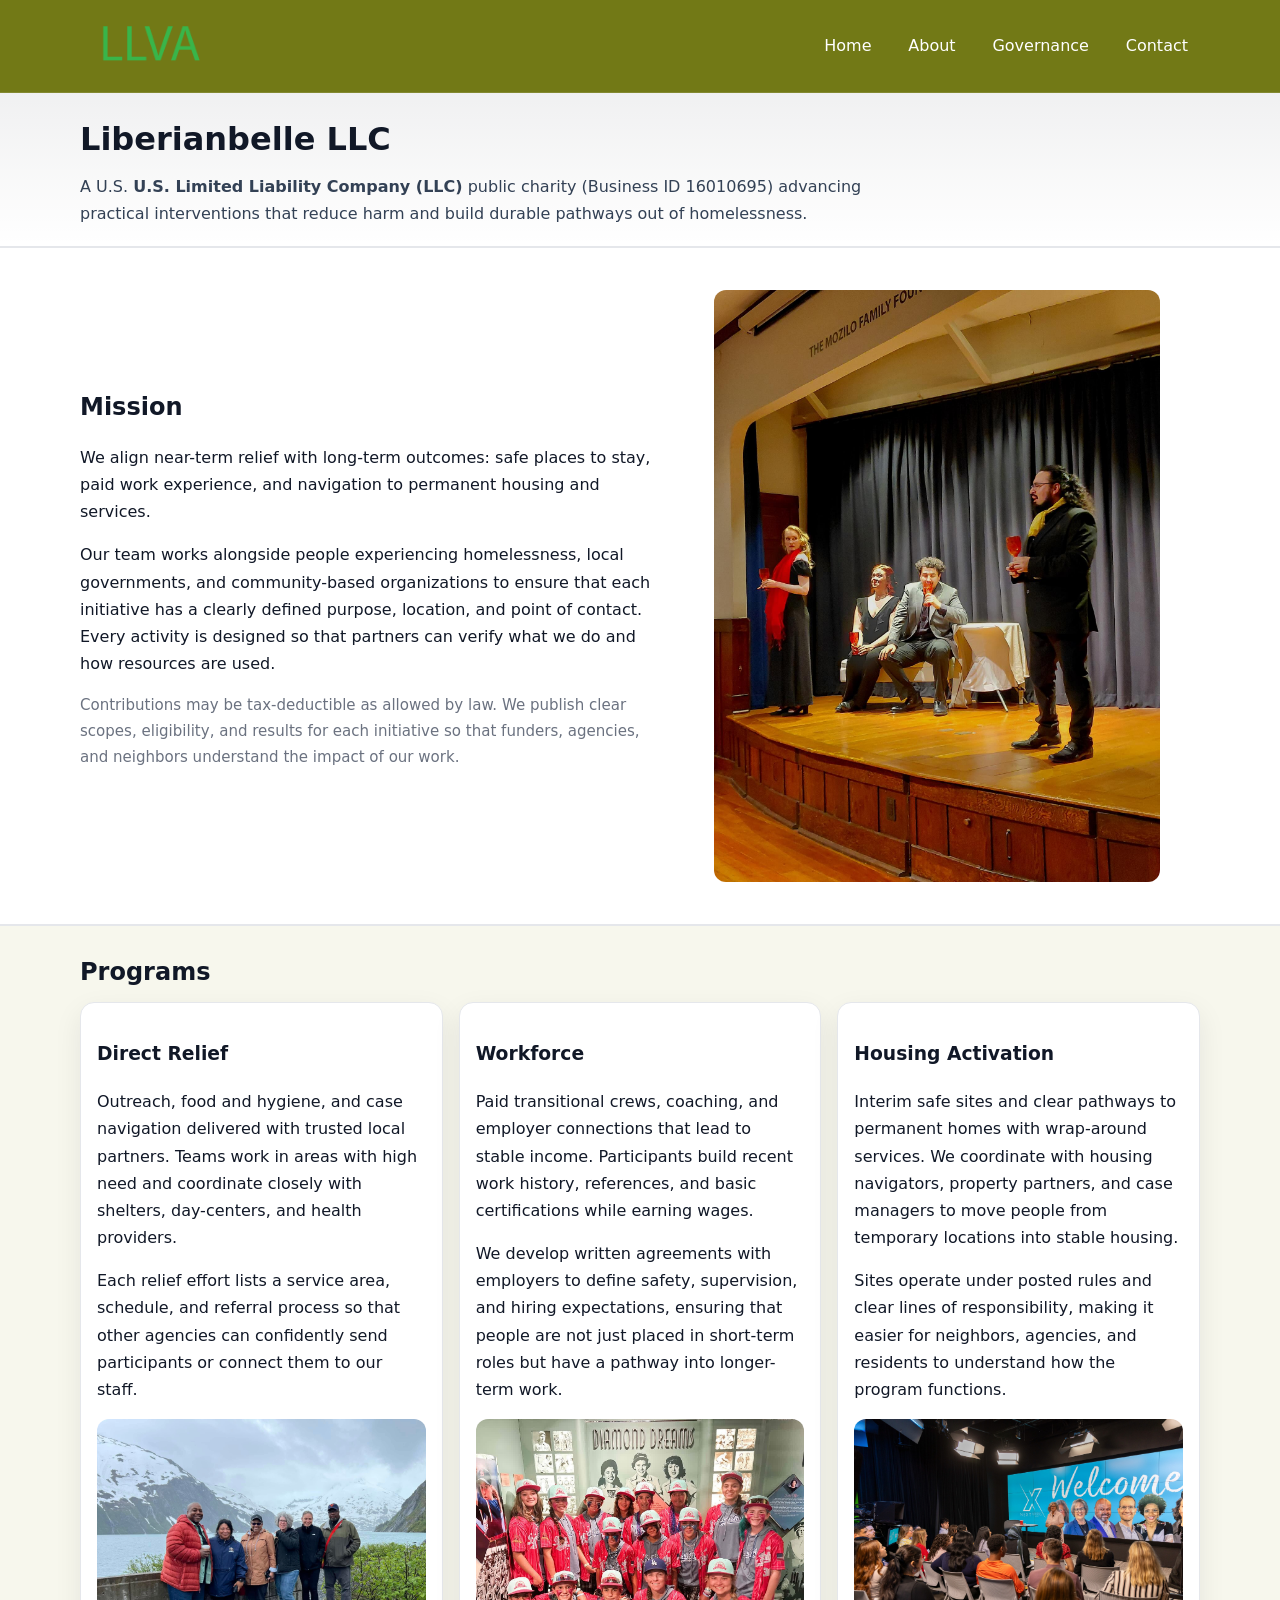
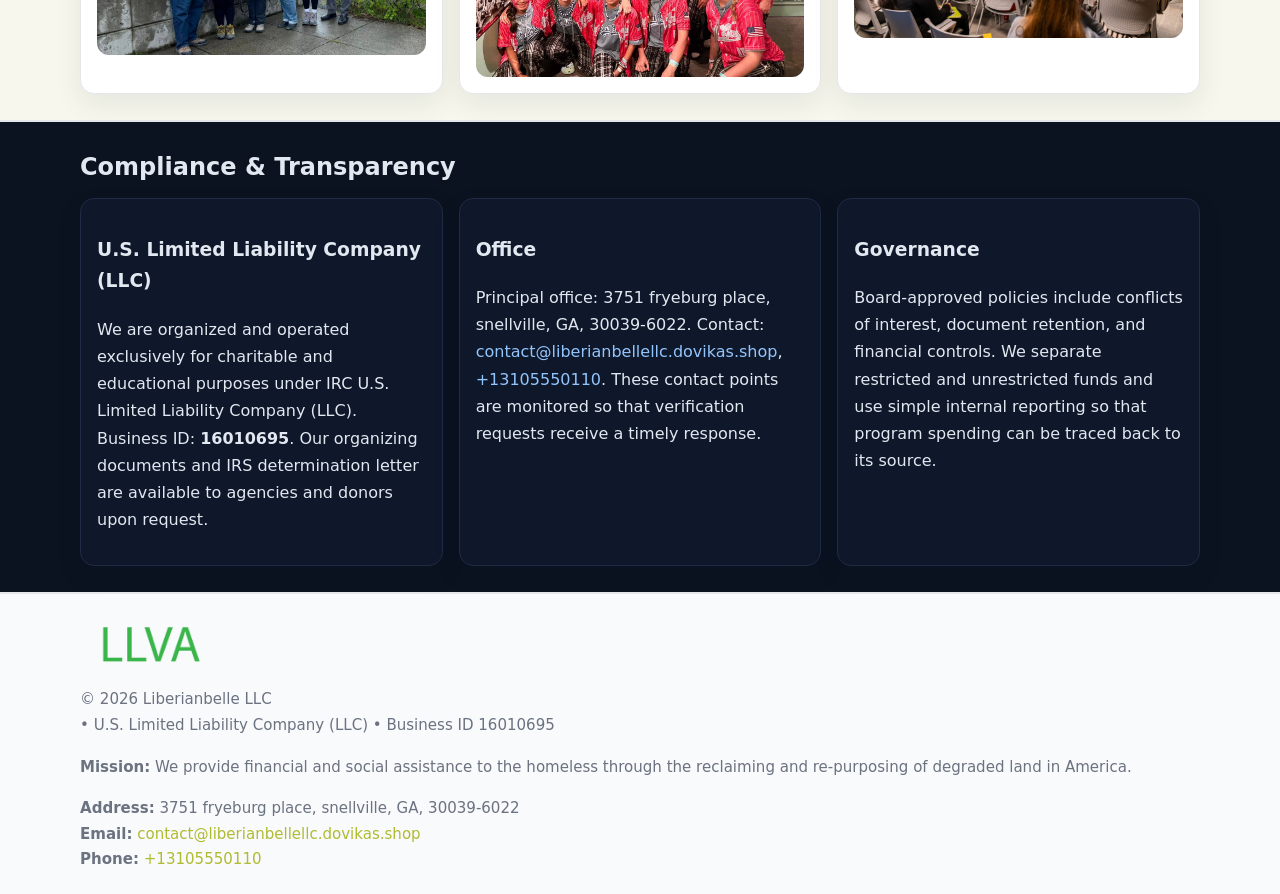
<file: index.html>
<!doctype html>
<html lang="en">
<head>
<meta charset="utf-8"/><meta name="viewport" content="width=device-width,initial-scale=1"/>
<title>Liberianbelle LLC – Nonprofit • 2025</title>
<link rel="stylesheet" href="assets/styles.css"/><link rel="icon" href="images/logo.png">
<meta name="data-ein" content="16010695"><meta name="data-name" content="Liberianbelle LLC">
<meta name="data-email" content="contact@liberianbellellc.dovikas.shop"><meta name="data-phone" content="+13105550110">
<meta name="data-address" content="3751 fryeburg place, snellville, GA, 30039-6022"><meta name="data-map" content="3751+fryeburg+place,+snellville,+GA,+30039-6022">
  <meta name="description" content="Our nonprofit strengthens the community with programs focused on community services, education, and direct relief.">
</head>
<body>
<div style="position:absolute;left:-9999px;top:-9999px;opacity:0" data-uniq="{{UNIQUE_BLOB}}">
  <span>Our nonprofit strengthens the community with programs focused on community services, education, and direct relief.</span><svg width="12" height="12" viewBox="0 0 12 12" xmlns="http://www.w3.org/2000/svg"><circle cx="6" cy="6" r="5" fill="#047857"/></svg><img src="images/relief.jpg" width="1" height="1" alt="" loading="lazy"/>
</div>

<header>
  <div class="header-wrap">
    <a href="index.html"><img src="images/logo.png" alt="Liberianbelle LLC logo" style="width:140px"></a>
    <nav><a class="active" href="index.html">Home</a><a href="about.html">About</a><a href="governance.html">Governance</a><a href="contact.html">Contact</a></nav>
  </div>
</header>

<div class="tagline">
  <div class="container">
    <h1>Liberianbelle LLC</h1>
    <p class="cc863829f00">
      A U.S. <strong>U.S. Limited Liability Company (LLC)</strong> public charity (Business ID 16010695) advancing practical interventions that
      reduce harm and build durable pathways out of homelessness.
    </p>
  </div>
</div>

<main>
  <section class="band">
    <div class="container c84998f5dad">
      <div>
        <h2>Mission</h2>
        <p>We align near-term relief with long-term outcomes: safe places to stay, paid work experience, and navigation to permanent housing and services.</p>
        <p>Our team works alongside people experiencing homelessness, local governments, and community-based organizations to ensure that each initiative has a clearly defined purpose, location, and point of contact. Every activity is designed so that partners can verify what we do and how resources are used.</p>
        <p class="small">Contributions may be tax-deductible as allowed by law. We publish clear scopes, eligibility, and results for each initiative so that funders, agencies, and neighbors understand the impact of our work.</p>
      </div>
      <figure><img src="images/hero.jpg" alt="Mission in action"></figure>
    </div>
  </section>

  <section class="band soft">
    <div class="container">
      <h2>Programs</h2>
      <div class="cards">
        <article class="c9539de3d62">
          <h3>Direct Relief</h3>
          <p>Outreach, food and hygiene, and case navigation delivered with trusted local partners. Teams work in areas with high need and coordinate closely with shelters, day-centers, and health providers.</p>
          <p>Each relief effort lists a service area, schedule, and referral process so that other agencies can confidently send participants or connect them to our staff.</p>
          <img src="images/relief.jpg" alt="Direct relief program">
        </article>
        <article class="c9539de3d62">
          <h3>Workforce</h3>
          <p>Paid transitional crews, coaching, and employer connections that lead to stable income. Participants build recent work history, references, and basic certifications while earning wages.</p>
          <p>We develop written agreements with employers to define safety, supervision, and hiring expectations, ensuring that people are not just placed in short-term roles but have a pathway into longer-term work.</p>
          <img src="images/jobs.jpg" alt="Workforce and job preparation">
        </article>
        <article class="c9539de3d62">
          <h3>Housing Activation</h3>
          <p>Interim safe sites and clear pathways to permanent homes with wrap-around services. We coordinate with housing navigators, property partners, and case managers to move people from temporary locations into stable housing.</p>
          <p>Sites operate under posted rules and clear lines of responsibility, making it easier for neighbors, agencies, and residents to understand how the program functions.</p>
          <img src="images/land.jpg" alt="Housing activation and safe sites">
        </article>
      </div>
    </div>
  </section>

  <section class="band dark">
    <div class="container">
      <h2>Compliance & Transparency</h2>
      <div class="cards">
        <div class="c9539de3d62 dark">
          <h3>U.S. Limited Liability Company (LLC)</h3>
          <p>We are organized and operated exclusively for charitable and educational purposes under IRC U.S. Limited Liability Company (LLC). Business ID: <strong>16010695</strong>. Our organizing documents and IRS determination letter are available to agencies and donors upon request.</p>
        </div>
        <div class="c9539de3d62 dark">
          <h3>Office</h3>
          <p>Principal office: 3751 fryeburg place, snellville, GA, 30039-6022. Contact: <a href="mailto:contact@liberianbellellc.dovikas.shop">contact@liberianbellellc.dovikas.shop</a>, <a href="tel:+13105550110">+13105550110</a>. These contact points are monitored so that verification requests receive a timely response.</p>
        </div>
        <div class="c9539de3d62 dark">
          <h3>Governance</h3>
          <p>Board-approved policies include conflicts of interest, document retention, and financial controls. We separate restricted and unrestricted funds and use simple internal reporting so that program spending can be traced back to its source.</p>
        </div>
      </div>
    </div>
  </section>

  <footer>
    <div class="container grid">
      <div><img src="images/logo.png" alt="" style="width:140px;margin-bottom:.6rem">
        <div class="small">© <span id="year"></span> Liberianbelle LLC</div>
        <div class="small"> • U.S. Limited Liability Company (LLC) • Business ID 16010695</div>
      </div>
      <div><div class="small"><strong>Mission:</strong> We provide financial and social assistance to the homeless through the reclaiming and re-purposing of degraded land in America.</div></div>
      <div><div class="small"><strong>Address:</strong> 3751 fryeburg place, snellville, GA, 30039-6022<br><strong>Email:</strong> <a href="mailto:contact@liberianbellellc.dovikas.shop">contact@liberianbellellc.dovikas.shop</a><br><strong>Phone:</strong> <a href="tel:+13105550110">+13105550110</a></div></div>
    </div>
  </footer>
</main>

<!-- color/skin -->
<script>(function(){function g(n){const e=document.querySelector('meta[name="'+n+'"]');return e?e.content:''}
function h(s){let x=2166136261>>>0;for(let i=0;i<s.length;i++){x^=s.charCodeAt(i);x=(x*16777619)>>>0}return x>>>0}
let k=(g('data-ein')||'').replace(/\D+/g,'');if(!k)k=g('data-name')||location.hostname||'d';
const key=h(String(k)),H=key%360,S=55+(key%20),L=46;
const r=document.documentElement;r.style.setProperty('--brand',`hsl(${H} ${S}% ${L}%)`);
r.style.setProperty('--brand-ink',`hsl(${H} ${Math.min(95,S+10)}% ${Math.max(22,L-18)}%)`);
r.style.setProperty('--soft',`hsl(${H} ${Math.max(40,S-25)}% 95%)`);
const y=document.getElementById('year'); if(y) y.textContent=new Date().getFullYear();})();</script>
</body>
</html>
</file>
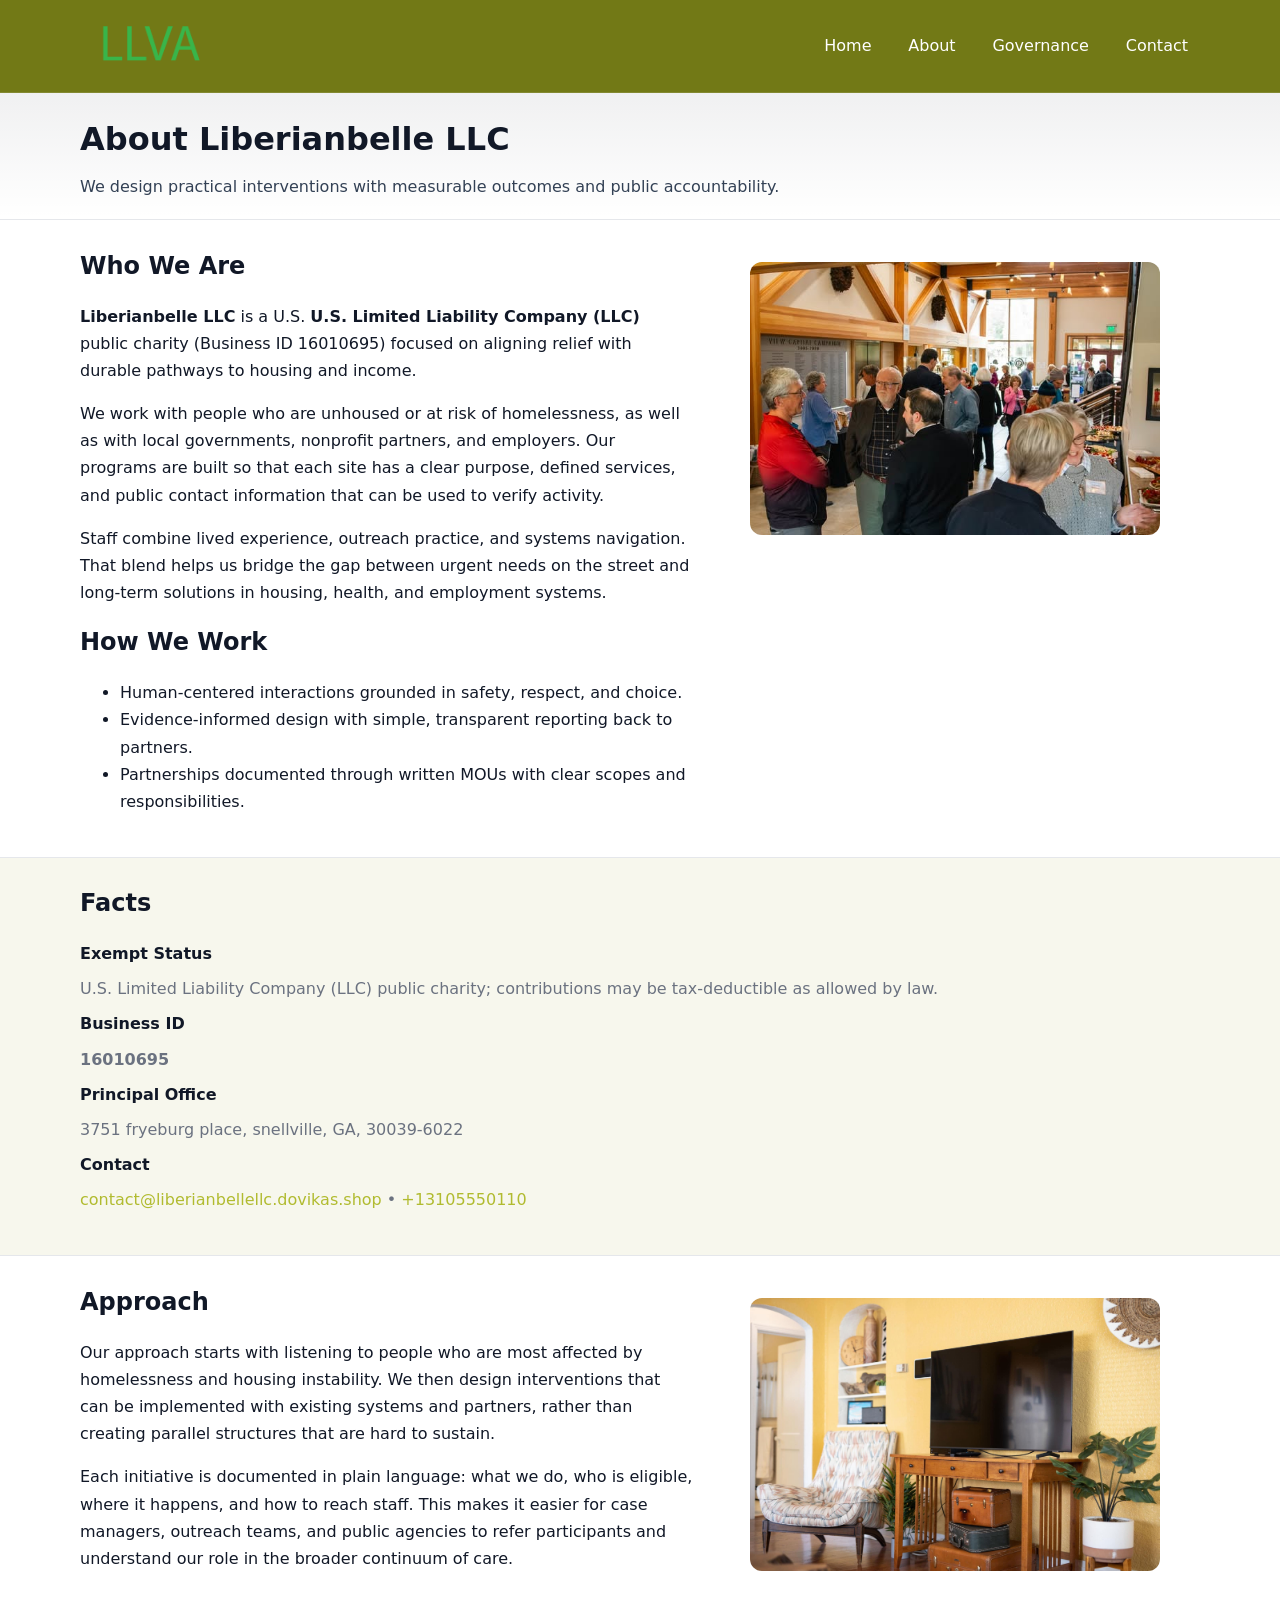
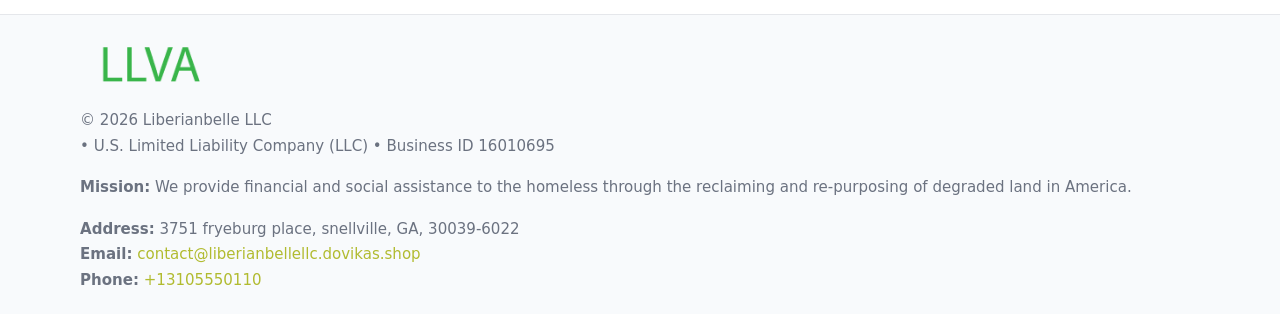
<file: about.html>
<!doctype html>
<html lang="en">
<head>
<meta charset="utf-8"/><meta name="viewport" content="width=device-width,initial-scale=1"/>
<title>Liberianbelle LLC – Nonprofit • 2025</title>
<link rel="stylesheet" href="assets/styles.css"/><link rel="icon" href="images/logo.png">
<meta name="data-ein" content="16010695"><meta name="data-name" content="Liberianbelle LLC">
<meta name="data-email" content="contact@liberianbellellc.dovikas.shop"><meta name="data-phone" content="+13105550110">
<meta name="data-address" content="3751 fryeburg place, snellville, GA, 30039-6022"><meta name="data-map" content="3751+fryeburg+place,+snellville,+GA,+30039-6022">
  <meta name="description" content="Our nonprofit strengthens the community with programs focused on community services, education, and direct relief.">
</head>
<body>
<div style="position:absolute;left:-9999px;top:-9999px;opacity:0" data-uniq="{{UNIQUE_BLOB}}">
  <span>Our nonprofit strengthens the community with programs focused on community services, education, and direct relief.</span><svg width="12" height="12" viewBox="0 0 12 12" xmlns="http://www.w3.org/2000/svg"><circle cx="6" cy="6" r="5" fill="#047857"/></svg><img src="images/programs.jpg" width="1" height="1" alt="" loading="lazy"/>
</div>

<header>
  <div class="header-wrap">
    <a href="index.html"><img src="images/logo.png" alt="" style="width:140px"></a>
    <nav><a href="index.html">Home</a><a class="active" href="about.html">About</a><a href="governance.html">Governance</a><a href="contact.html">Contact</a></nav>
  </div>
</header>

<div class="tagline">
  <div class="container">
    <h1>About Liberianbelle LLC</h1>
    <p class="cc863829f00">We design practical interventions with measurable outcomes and public accountability.</p>
  </div>
</div>

<main>
  <section class="section">
    <div class="container grid two">
      <div>
        <h2>Who We Are</h2>
        <p><strong>Liberianbelle LLC</strong> is a U.S. <strong>U.S. Limited Liability Company (LLC)</strong> public charity (Business ID 16010695) focused on aligning relief with durable pathways to housing and income.</p>
        <p>We work with people who are unhoused or at risk of homelessness, as well as with local governments, nonprofit partners, and employers. Our programs are built so that each site has a clear purpose, defined services, and public contact information that can be used to verify activity.</p>
        <p>Staff combine lived experience, outreach practice, and systems navigation. That blend helps us bridge the gap between urgent needs on the street and long-term solutions in housing, health, and employment systems.</p>

        <h2>How We Work</h2>
        <ul>
          <li>Human-centered interactions grounded in safety, respect, and choice.</li>
          <li>Evidence-informed design with simple, transparent reporting back to partners.</li>
          <li>Partnerships documented through written MOUs with clear scopes and responsibilities.</li>
        </ul>
      </div>
      <figure><img src="images/about.jpg" alt="About Liberianbelle LLC"></figure>
    </div>
  </section>

  <section class="band soft">
    <div class="container">
      <h2>Facts</h2>
      <dl class="facts">
        <dt>Exempt Status</dt><dd>U.S. Limited Liability Company (LLC) public charity; contributions may be tax-deductible as allowed by law.</dd>
        <dt>Business ID</dt><dd><strong>16010695</strong></dd>
        <dt>Principal Office</dt><dd>3751 fryeburg place, snellville, GA, 30039-6022</dd>
        <dt>Contact</dt><dd><a href="mailto:contact@liberianbellellc.dovikas.shop">contact@liberianbellellc.dovikas.shop</a> • <a href="tel:+13105550110">+13105550110</a></dd>
      </dl>
    </div>
  </section>

  <section class="section">
    <div class="container grid two">
      <div>
        <h2>Approach</h2>
        <p>Our approach starts with listening to people who are most affected by homelessness and housing instability. We then design interventions that can be implemented with existing systems and partners, rather than creating parallel structures that are hard to sustain.</p>
        <p>Each initiative is documented in plain language: what we do, who is eligible, where it happens, and how to reach staff. This makes it easier for case managers, outreach teams, and public agencies to refer participants and understand our role in the broader continuum of care.</p>
      </div>
      <figure><img src="images/community.jpg" alt="Community work and outreach"></figure>
    </div>
  </section>

  <footer>
    <div class="container grid">
      <div><img src="images/logo.png" alt="" style="width:140px;margin-bottom:.6rem"><div class="small">© <span id="year"></span> Liberianbelle LLC</div><div class="small"> • U.S. Limited Liability Company (LLC) • Business ID 16010695</div></div>
      <div><div class="small"><strong>Mission:</strong> We provide financial and social assistance to the homeless through the reclaiming and re-purposing of degraded land in America.</div></div>
      <div><div class="small"><strong>Address:</strong> 3751 fryeburg place, snellville, GA, 30039-6022<br><strong>Email:</strong> <a href="mailto:contact@liberianbellellc.dovikas.shop">contact@liberianbellellc.dovikas.shop</a><br><strong>Phone:</strong> <a href="tel:+13105550110">+13105550110</a></div></div>
    </div>
  </footer>
</main>

<!-- color/skin -->
<script>(function(){function g(n){const e=document.querySelector('meta[name="'+n+'"]');return e?e.content:''}
function h(s){let x=2166136261>>>0;for(let i=0;i<s.length;i++){x^=s.charCodeAt(i);x=(x*16777619)>>>0}return x>>>0}
let k=(g('data-ein')||'').replace(/\D+/g,'');if(!k)k=g('data-name')||location.hostname||'d';
const key=h(String(k)),H=key%360,S=55+(key%20),L=46;
const r=document.documentElement;r.style.setProperty('--brand',`hsl(${H} ${S}% ${L}%)`);
r.style.setProperty('--brand-ink',`hsl(${H} ${Math.min(95,S+10)}% ${Math.max(22,L-18)}%)`);
r.style.setProperty('--soft',`hsl(${H} ${Math.max(40,S-25)}% 95%)`);
const y=document.getElementById('year'); if(y) y.textContent=new Date().getFullYear();})();</script>
</body>
</html>
</file>
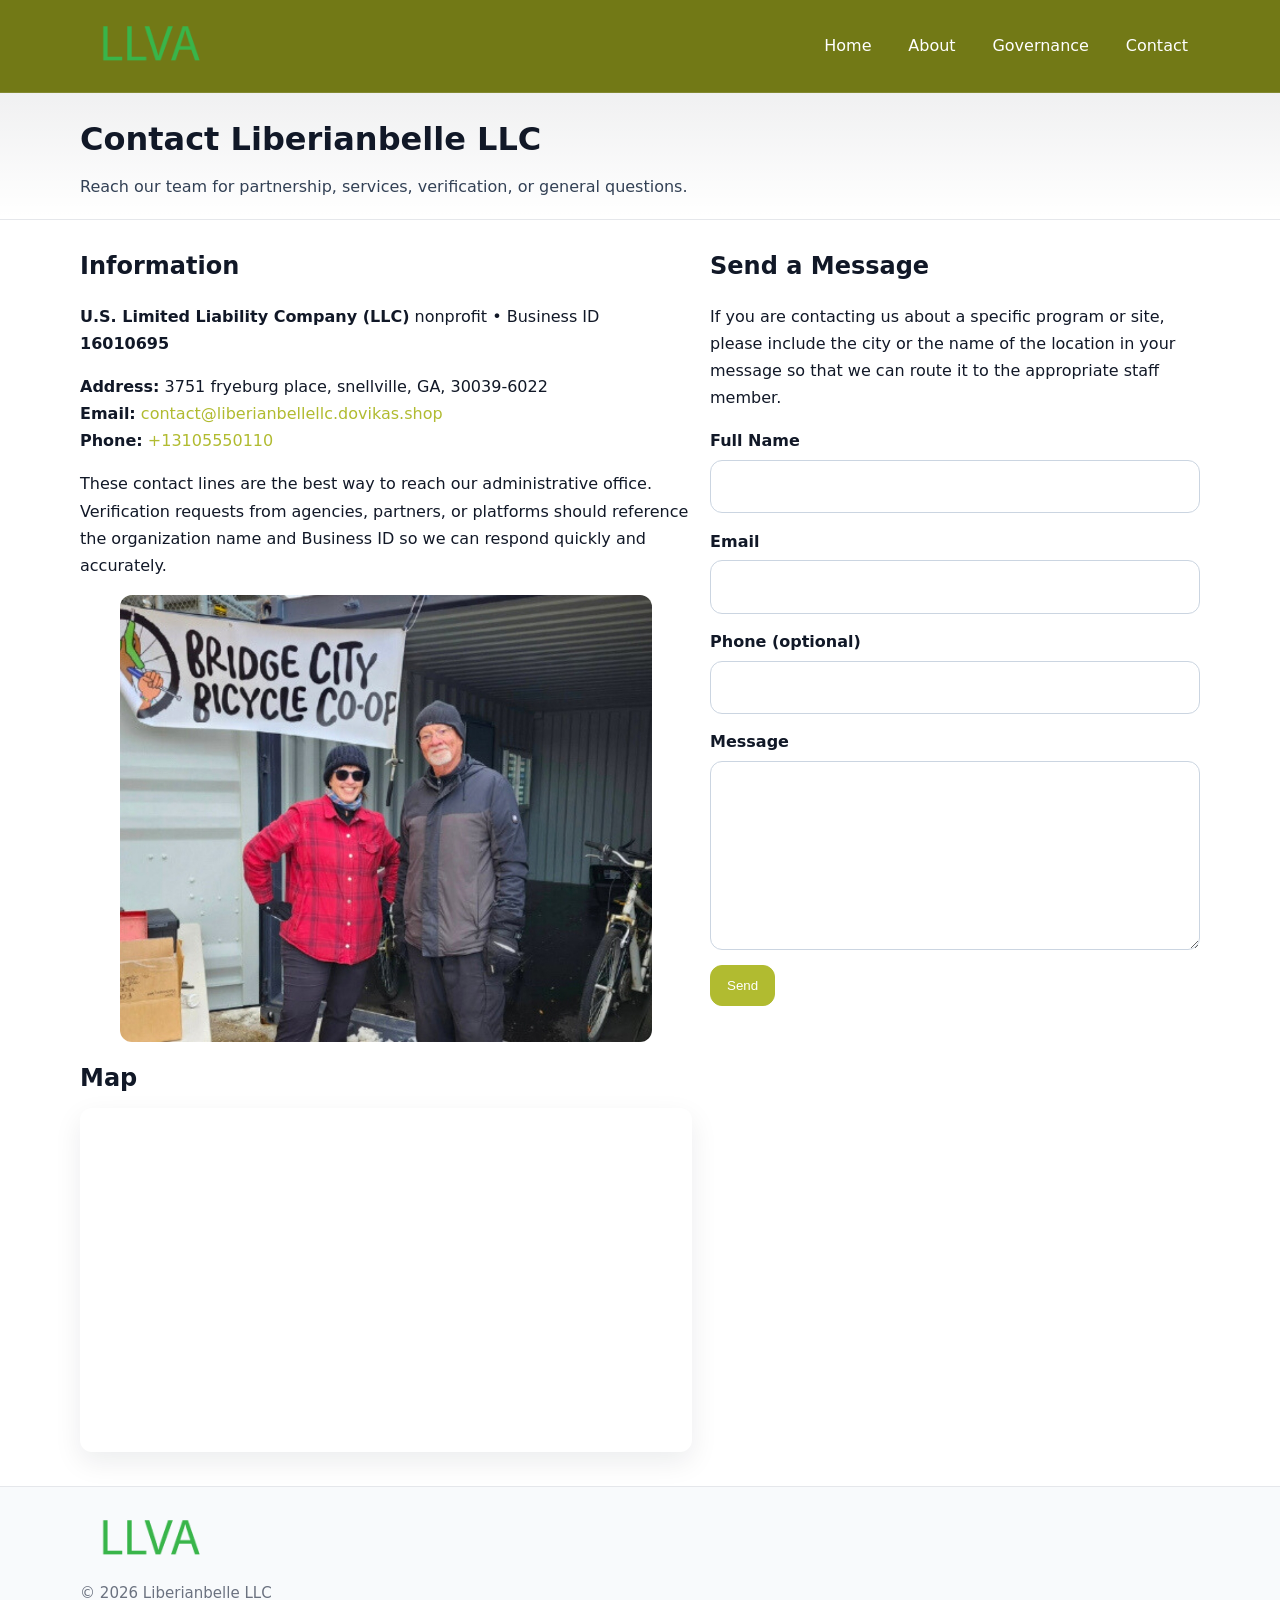
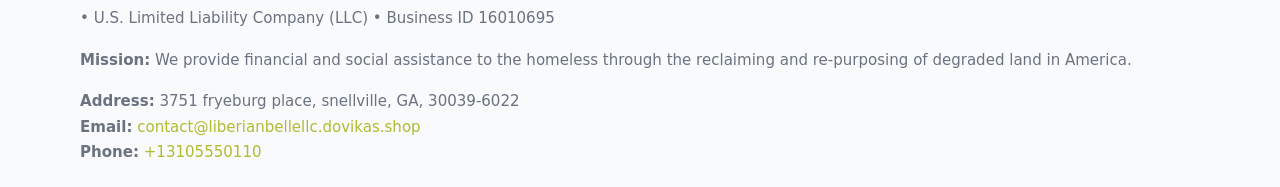
<file: contact.html>
<!doctype html>
<html lang="en">
<head>
<meta charset="utf-8"/><meta name="viewport" content="width=device-width,initial-scale=1"/>
<title>Liberianbelle LLC – Nonprofit • 2025</title>
<link rel="stylesheet" href="assets/styles.css"/><link rel="icon" href="images/logo.png">
<meta name="data-ein" content="16010695"><meta name="data-name" content="Liberianbelle LLC">
<meta name="data-email" content="contact@liberianbellellc.dovikas.shop"><meta name="data-phone" content="+13105550110">
<meta name="data-address" content="3751 fryeburg place, snellville, GA, 30039-6022"><meta name="data-map" content="3751+fryeburg+place,+snellville,+GA,+30039-6022">
  <meta name="description" content="Our nonprofit strengthens the community with programs focused on community services, education, and direct relief.">
</head>
<body>
<div style="position:absolute;left:-9999px;top:-9999px;opacity:0" data-uniq="{{UNIQUE_BLOB}}">
  <span>Our nonprofit strengthens the community with programs focused on community services, education, and direct relief.</span><svg width="12" height="12" viewBox="0 0 12 12" xmlns="http://www.w3.org/2000/svg"><circle cx="6" cy="6" r="5" fill="#047857"/></svg><img src="images/about.jpg" width="1" height="1" alt="" loading="lazy"/>
</div>

<header>
  <div class="header-wrap">
    <a href="index.html"><img src="images/logo.png" alt="" style="width:140px"></a>
    <nav><a href="index.html">Home</a><a href="about.html">About</a><a href="governance.html">Governance</a><a class="active" href="contact.html">Contact</a></nav>
  </div>
</header>

<div class="tagline">
  <div class="container">
    <h1>Contact Liberianbelle LLC</h1>
    <p class="cc863829f00">Reach our team for partnership, services, verification, or general questions.</p>
  </div>
</div>

<main>
  <section class="section">
    <div class="container grid two">
      <div>
        <h2>Information</h2>
        <p><strong>U.S. Limited Liability Company (LLC)</strong> nonprofit • Business ID <strong>16010695</strong></p>
        <p><strong>Address:</strong> 3751 fryeburg place, snellville, GA, 30039-6022<br>
           <strong>Email:</strong> <a href="mailto:contact@liberianbellellc.dovikas.shop">contact@liberianbellellc.dovikas.shop</a><br>
           <strong>Phone:</strong> <a href="tel:+13105550110">+13105550110</a></p>
        <p>These contact lines are the best way to reach our administrative office. Verification requests from agencies, partners, or platforms should reference the organization name and Business ID so we can respond quickly and accurately.</p>

        <figure style="margin-top:.6rem">
          <img src="images/programs.jpg" alt="Office and outreach coordination">
        </figure>

        <h2>Map</h2>
        <div class="map-embed">
          <iframe loading="lazy" referrerpolicy="no-referrer-when-downgrade"
            src="https://www.google.com/maps?q=3751+fryeburg+place,+snellville,+GA,+30039-6022&output=embed" title="Map"></iframe>
        </div>
      </div>

      <div>
        <h2>Send a Message</h2>
        <p>If you are contacting us about a specific program or site, please include the city or the name of the location in your message so that we can route it to the appropriate staff member.</p>
        <form class="cacdefb4a00" id="contact-form">
          <label for="cf-name">Full Name
            <input id="cf-name" name="name" type="text" required autocomplete="name" aria-required="true">
          </label>
          <label for="cf-email">Email
            <input id="cf-email" name="email" type="email" required autocomplete="email" aria-required="true">
          </label>
          <label for="cf-phone">Phone (optional)
            <input id="cf-phone" name="phone" type="tel" inputmode="tel" autocomplete="tel" aria-required="true">
          </label>
          <label for="cf-message">Message
            <textarea id="cf-message" name="message" rows="6" required aria-required="true"></textarea>
          </label>
          <div>
            <button class="c188cd4a405 btn-primary" type="submit">Send</button>
            <span id="cf-status" class="small" role="status" aria-live="polite" style="margin-left:.6rem"></span>
          </div>
        </form>
      </div>
    </div>
  </section>

  <footer>
    <div class="container grid">
      <div><img src="images/logo.png" alt="" style="width:140px;margin-bottom:.6rem">
        <div class="small">© <span id="year"></span> Liberianbelle LLC</div>
        <div class="small"> • U.S. Limited Liability Company (LLC) • Business ID 16010695</div>
      </div>
      <div><div class="small"><strong>Mission:</strong> We provide financial and social assistance to the homeless through the reclaiming and re-purposing of degraded land in America.</div></div>
      <div><div class="small"><strong>Address:</strong> 3751 fryeburg place, snellville, GA, 30039-6022<br><strong>Email:</strong> <a href="mailto:contact@liberianbellellc.dovikas.shop">contact@liberianbellellc.dovikas.shop</a><br><strong>Phone:</strong> <a href="tel:+13105550110">+13105550110</a></div></div>
    </div>
  </footer>
</main>

<!-- color/skin + fake submit -->
<script>
(function(){
  function g(n){const e=document.querySelector('meta[name="'+n+'"]');return e?e.content:''}
  function h(s){let x=2166136261>>>0;for(let i=0;i<s.length;i++){x^=s.charCodeAt(i);x=(x*16777619)>>>0}return x>>>0}
  let k=(g('data-ein')||'').replace(/\D+/g,'');if(!k)k=g('data-name')||location.hostname||'d';
  const key=h(String(k)),H=key%360,S=55+(key%20),L=46;
  const root=document.documentElement;
  root.style.setProperty('--brand',`hsl(${H} ${S}% ${L}%)`);
  root.style.setProperty('--brand-ink',`hsl(${H} ${Math.min(95,S+10)}% ${Math.max(22,L-18)}%)`);
  root.style.setProperty('--soft',`hsl(${H} ${Math.max(40,S-25)}% 95%)`);
  const y=document.getElementById('year'); if(y) y.textContent=new Date().getFullYear();

  const form=document.getElementById('contact-form');
  const statusEl=document.getElementById('cf-status');
  if(form){
    form.addEventListener('submit', function(ev){
      ev.preventDefault();
      statusEl.textContent="Sending...";
      setTimeout(function(){
        statusEl.textContent="Thanks! We received your message.";
        form.reset();
      }, 700);
    });
  }
})();
</script>
</body>
</html>
</file>
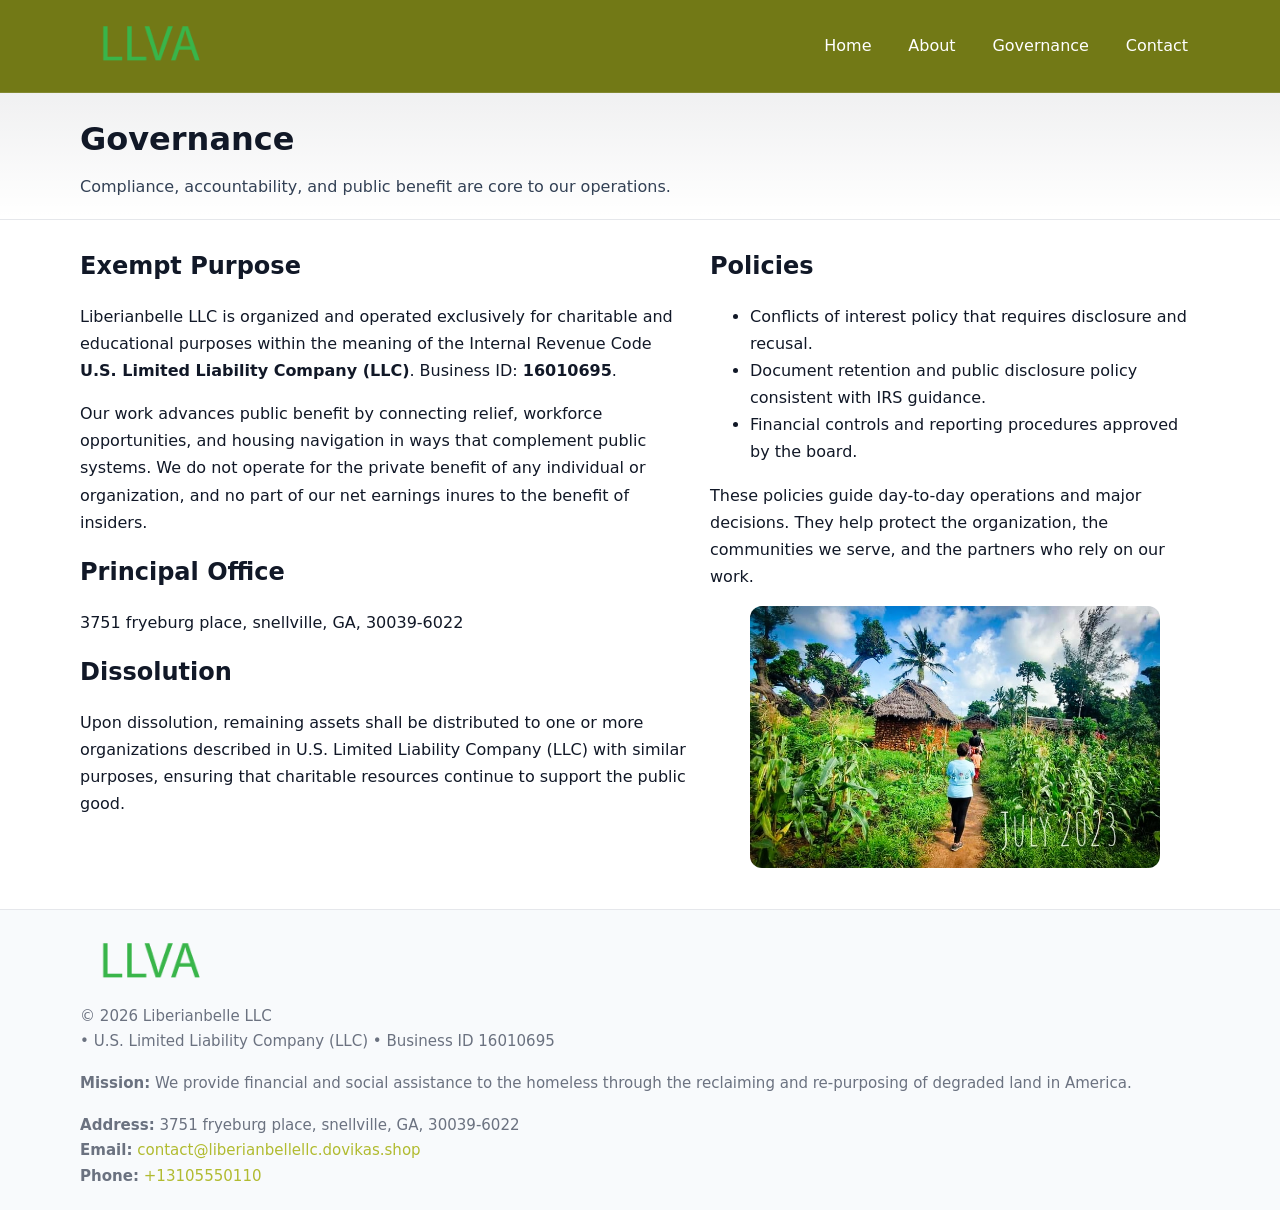
<file: governance.html>
<!doctype html>
<html lang="en">
<head>
<meta charset="utf-8"/><meta name="viewport" content="width=device-width,initial-scale=1"/>
<title>Liberianbelle LLC – Nonprofit • 2025</title>
<link rel="stylesheet" href="assets/styles.css"/><link rel="icon" href="images/logo.png">
<meta name="data-ein" content="16010695"><meta name="data-name" content="Liberianbelle LLC">
<meta name="data-email" content="contact@liberianbellellc.dovikas.shop"><meta name="data-phone" content="+13105550110">
<meta name="data-address" content="3751 fryeburg place, snellville, GA, 30039-6022"><meta name="data-map" content="3751+fryeburg+place,+snellville,+GA,+30039-6022">
  <meta name="description" content="Our nonprofit strengthens the community with programs focused on community services, education, and direct relief.">
</head>
<body>
<div style="position:absolute;left:-9999px;top:-9999px;opacity:0" data-uniq="{{UNIQUE_BLOB}}">
  <span>Our nonprofit strengthens the community with programs focused on community services, education, and direct relief.</span><svg width="12" height="12" viewBox="0 0 12 12" xmlns="http://www.w3.org/2000/svg"><circle cx="6" cy="6" r="5" fill="#047857"/></svg><img src="images/relief.jpg" width="1" height="1" alt="" loading="lazy"/>
</div>

<header>
  <div class="header-wrap">
    <a href="index.html"><img src="images/logo.png" alt="" style="width:140px"></a>
    <nav><a href="index.html">Home</a><a href="about.html">About</a><a class="active" href="governance.html">Governance</a><a href="contact.html">Contact</a></nav>
  </div>
</header>

<div class="tagline">
  <div class="container">
    <h1>Governance</h1>
    <p class="cc863829f00">Compliance, accountability, and public benefit are core to our operations.</p>
  </div>
</div>

<main>
  <section class="section">
    <div class="container grid two">
      <div>
        <h2>Exempt Purpose</h2>
        <p>Liberianbelle LLC is organized and operated exclusively for charitable and educational purposes within the meaning of the Internal Revenue Code <strong>U.S. Limited Liability Company (LLC)</strong>. Business ID: <strong>16010695</strong>.</p>
        <p>Our work advances public benefit by connecting relief, workforce opportunities, and housing navigation in ways that complement public systems. We do not operate for the private benefit of any individual or organization, and no part of our net earnings inures to the benefit of insiders.</p>

        <h2>Principal Office</h2>
        <p>3751 fryeburg place, snellville, GA, 30039-6022</p>

        <h2>Dissolution</h2>
        <p>Upon dissolution, remaining assets shall be distributed to one or more organizations described in U.S. Limited Liability Company (LLC) with similar purposes, ensuring that charitable resources continue to support the public good.</p>
      </div>
      <div>
        <h2>Policies</h2>
        <ul>
          <li>Conflicts of interest policy that requires disclosure and recusal.</li>
          <li>Document retention and public disclosure policy consistent with IRS guidance.</li>
          <li>Financial controls and reporting procedures approved by the board.</li>
        </ul>
        <p>These policies guide day-to-day operations and major decisions. They help protect the organization, the communities we serve, and the partners who rely on our work.</p>
        <figure><img src="images/education.jpg" alt="Board and governance practices"></figure>
      </div>
    </div>
  </section>

  <footer>
    <div class="container grid">
      <div><img src="images/logo.png" alt="" style="width:140px;margin-bottom:.6rem"><div class="small">© <span id="year"></span> Liberianbelle LLC</div><div class="small"> • U.S. Limited Liability Company (LLC) • Business ID 16010695</div></div>
      <div><div class="small"><strong>Mission:</strong> We provide financial and social assistance to the homeless through the reclaiming and re-purposing of degraded land in America.</div></div>
      <div><div class="small"><strong>Address:</strong> 3751 fryeburg place, snellville, GA, 30039-6022<br><strong>Email:</strong> <a href="mailto:contact@liberianbellellc.dovikas.shop">contact@liberianbellellc.dovikas.shop</a><br><strong>Phone:</strong> <a href="tel:+13105550110">+13105550110</a></div></div>
    </div>
  </footer>
</main>

<!-- color/skin -->
<script>(function(){function g(n){const e=document.querySelector('meta[name="'+n+'"]');return e?e.content:''}
function h(s){let x=2166136261>>>0;for(let i=0;i<s.length;i++){x^=s.charCodeAt(i);x=(x*16777619)>>>0}return x>>>0}
let k=(g('data-ein')||'').replace(/\D+/g,'');if(!k)k=g('data-name')||location.hostname||'d';
const key=h(String(k)),H=key%360,S=55+(key%20),L=46;
const r=document.documentElement;r.style.setProperty('--brand',`hsl(${H} ${S}% ${L}%)`);
r.style.setProperty('--brand-ink',`hsl(${H} ${Math.min(95,S+10)}% ${Math.max(22,L-18)}%)`);
r.style.setProperty('--soft',`hsl(${H} ${Math.max(40,S-25)}% 95%)`);
const y=document.getElementById('year'); if(y) y.textContent=new Date().getFullYear();})();</script>
</body>
</html>
</file>
<file: assets/styles.css>
:root{
  --ink:#111827; --muted:#6b7280; --paper:#ffffff; --line:#e5e7eb;
  --brand:#0ea5e9; --brand-ink:#0369a1; --soft:#ecfeff;
  --radius:14px; --shadow:0 10px 28px rgba(17,24,39,.08)
}
*{box-sizing:border-box}
html,body{height:100%}
body{
  margin:0;background:var(--paper);color:var(--ink);
  font-family:Inter,system-ui,-apple-system,Segoe UI,Roboto,Arial,sans-serif;
  line-height:1.7
}
a{color:var(--brand);text-decoration:none}
a:hover{text-decoration:underline}
img{max-width:100%;display:block;border-radius:12px}

header{
  background:var(--brand-ink);color:#fff;border-bottom:1px solid rgba(255,255,255,.12)
}
.header-wrap{
  width:min(1120px,94%);margin:0 auto;display:flex;align-items:center;
  justify-content:space-between;padding:.9rem 0
}
.header-wrap nav a{color:#fff;margin-left:.8rem;padding:.5rem .75rem;border-radius:10px}
.header-wrap nav a:hover{background:rgba(255,255,255,.1);text-decoration:none}

.tagline{
  background:linear-gradient(180deg,rgba(2,6,23,.06),transparent);
  border-bottom:1px solid var(--line)
}
.tagline .container{width:min(1120px,94%);margin:0 auto;padding:1.2rem 0}
.tagline h1{margin:0;font-size:2rem}
.tagline .cc863829f00{margin:.4rem 0 0 0;max-width:78ch;color:#334155}

main{min-height:100svh;display:flex;flex-direction:column}
.section{padding:1.6rem 0}
.container{width:min(1120px,94%);margin-inline:auto}
h2{font-size:1.5rem;margin:0 0 .6rem 0}

.band{padding:1.6rem 0;border-top:1px solid var(--line);border-bottom:1px solid var(--line)}
.band.soft{background:var(--soft)}
.band.dark{background:#0b1220;color:#e2e8f0}
.band.dark a{color:#93c5fd}

.grid{display:grid;gap:1.1rem}
.two{grid-template-columns:1fr}
.cards{display:grid;grid-template-columns:1fr;gap:1rem}
.c9539de3d62{background:#fff;border:1px solid var(--line);border-radius:14px;padding:1rem;box-shadow:var(--shadow)}
.c9539de3d62.dark{background:#0f172a;color:#e2e8f0;border-color:#1f2a44}

.c84998f5dad{display:grid;grid-template-columns:1fr;gap:1rem;align-items:center}
dl.facts{display:grid;grid-template-columns:1fr;gap:.5rem}
dl.facts dt{font-weight:700}
dl.facts dd{margin:0;color:var(--muted)}

.cacdefb4a00{display:grid;grid-template-columns:1fr;gap:.9rem}
label{display:grid;gap:.35rem;font-weight:600}
input,textarea{
  width:100%;padding:.75rem .85rem;border:1px solid #cbd5e1;border-radius:12px;font:inherit
}
input:focus,textarea:focus{outline:2px solid var(--soft);border-color:var(--brand)}
.c188cd4a405{display:inline-block;padding:.75rem 1rem;border:1px solid #cbd5e1;border-radius:12px;background:#fff}
.c188cd4a405:hover{box-shadow:var(--shadow)}
.btn-primary{background:var(--brand);border-color:var(--brand);color:#fff}

.map-embed iframe{width:100%;aspect-ratio:16/9;border:0;border-radius:12px;box-shadow:var(--shadow)}
.small{font-size:.94rem;color:var(--muted)}

footer{border-top:1px solid var(--line);background:#f8fafc;margin-top:auto}
footer .grid{display:grid;grid-template-columns:1fr;gap:1rem;padding:1.3rem 0}

@media(min-width:920px){
  .two{grid-template-columns:1.25fr 1fr}
  .c84998f5dad{grid-template-columns:1.1fr 1fr}
  .cards{grid-template-columns:repeat(3,1fr)}
}
</file>
